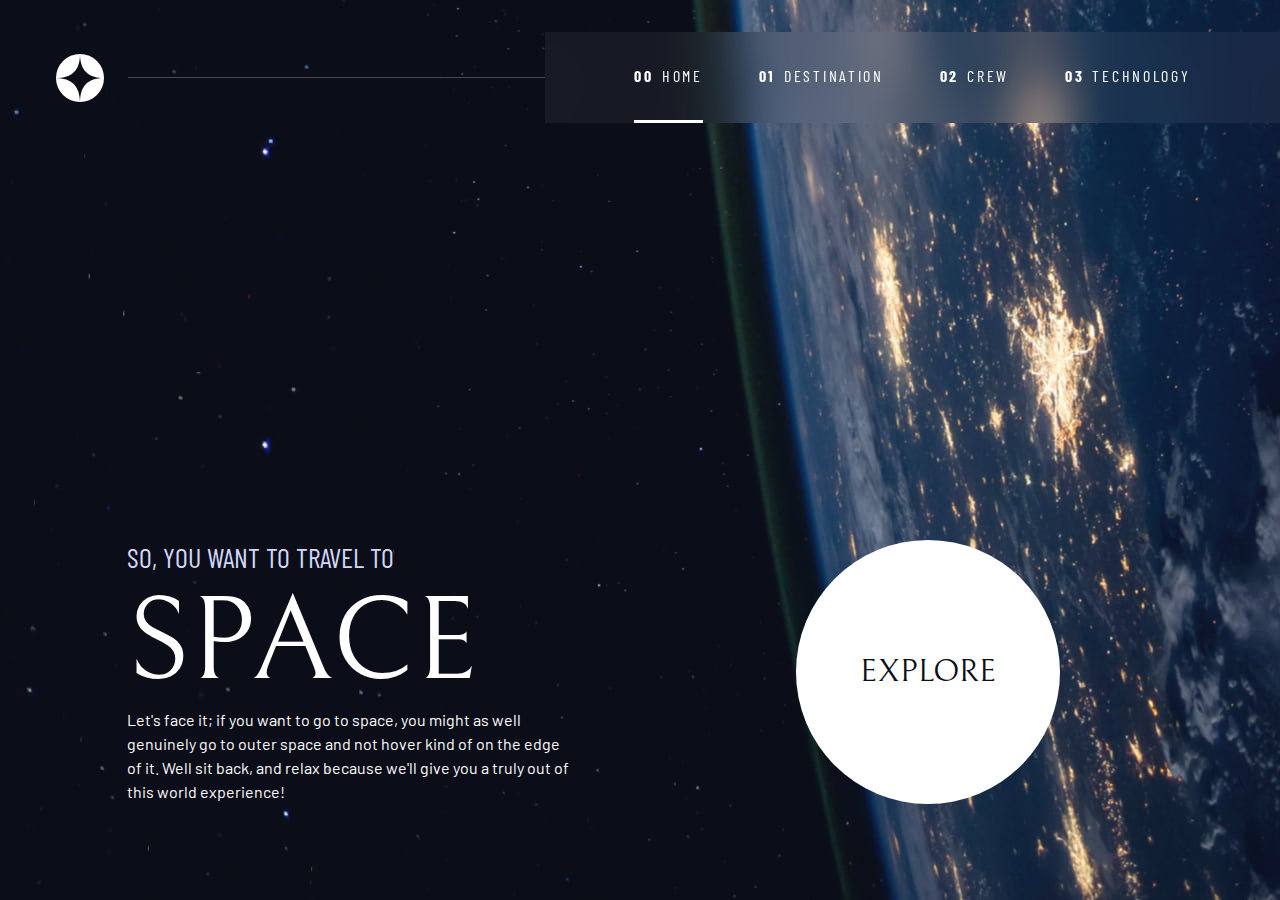
<file: Space Travel Site/index.html>
<!DOCTYPE html>
<html lang="en">
<head>
  <meta charset="UTF-8">
  <meta name="viewport" content="width=device-width, initial-scale=1.0">

  <link rel="icon" type="image/png" sizes="32x32" href="./assets/favicon-32x32.png">
  <!-- Google fonts -->
  <link rel="preconnect" href="https://fonts.googleapis.com">
  <link rel="preconnect" href="https://fonts.gstatic.com" crossorigin>
  <link href="https://fonts.googleapis.com/css2?family=Barlow+Condensed:wght@400;700&family=Bellefair&family=Barlow:wght@400;700&display=swap"
      rel="stylesheet">
      
  <!-- Our custom CSS -->
  <link rel="stylesheet" href="index.css" crossorigin="anonymous">
  <title>Space tourism website</title>

  <script src="navigation.js" defer></script>
  <script src="tabs.js" defer></script>
</head>
<body class="home">
  <a class="skip-to-content" href="#main">Skip to content</a>
  <header class="primary-header flex">
    <div>
      <img src="./assets/shared/logo.svg" alt="space tourism logo" class="logo">
    </div>
    <button class="mobile-nav-toggle" aria-controls="primary-navigation"><span class="sr-only" aria-expanded="false">Menu</span></button>
    <nav>
      <ul id="primary-navigation" data-visible="false" class="primary-navigation underline-indicators flex">
          <li class="active"><a class="ff-sans-cond uppercase text-white letter-spacing-2" href="index.html"><span aria-hidden="true">00</span>Home</a></li>
          <li><a class="ff-sans-cond uppercase text-white letter-spacing-2" href="destination.html"><span aria-hidden="true">01</span>Destination</a></li>
          <li><a class="ff-sans-cond uppercase text-white letter-spacing-2" href="crew.html"><span aria-hidden="true">02</span>Crew</a></li>
          <li><a class="ff-sans-cond uppercase text-white letter-spacing-2" href="technology.html"><span aria-hidden="true">03</span>Technology</a></li>
        </ul>
    </nav>
  </header>

  <main id="main" class="grid-container grid-container--home">
    <div>
      <h1 class="text-accent fs-500 ff-sans-cond uppercase letter-sapcing-1">So, you want to travel to
      <span class="d--block fs-900 ff-serif text-white">Space</span></h1>

      <p>Let's face it; if you want to go to space, you might as well genuinely go to 
      outer space and not hover kind of on the edge of it. Well sit back, and relax 
      because we'll give you a truly out of this world experience!</p>
    </div>
    <div>
      <a href="destination.html" class="large-button uppercase ff-serif text-dark bg-white">Explore</a>
    </div>
  </main>
</body>
</html>
</file>
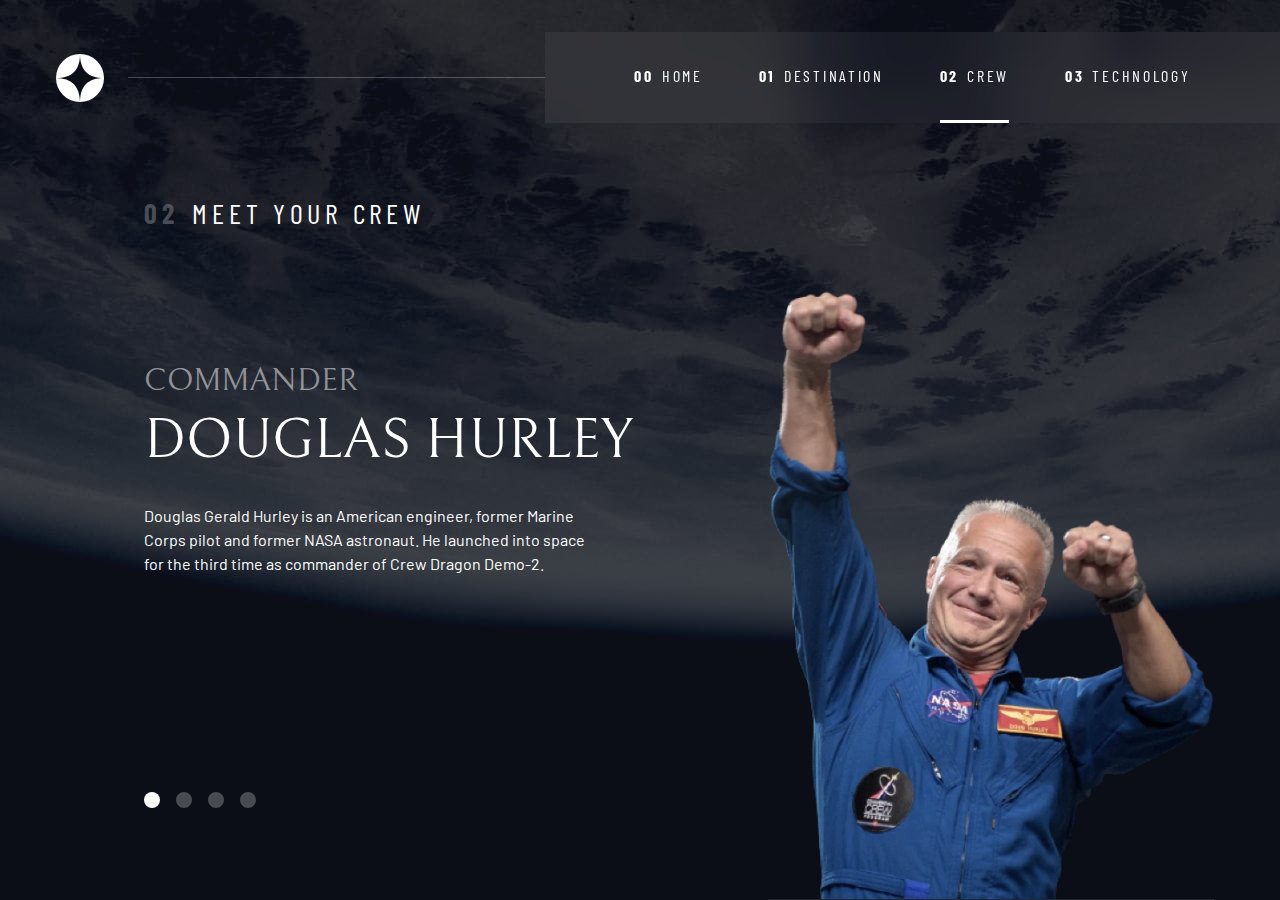
<file: Space Travel Site/crew.html>
<!DOCTYPE html>
<html lang="en">
<head>
  <meta charset="UTF-8">
  <meta name="viewport" content="width=device-width, initial-scale=1.0">

  <link rel="icon" type="image/png" sizes="32x32" href="./assets/favicon-32x32.png">
  <!-- Google fonts -->
  <link rel="preconnect" href="https://fonts.googleapis.com">
  <link rel="preconnect" href="https://fonts.gstatic.com" crossorigin>
  <link href="https://fonts.googleapis.com/css2?family=Barlow+Condensed:wght@400;700&family=Bellefair&family=Barlow:wght@400;700&display=swap"
      rel="stylesheet">
      
  <!-- Our custom CSS -->
  <link rel="stylesheet" href="index.css" crossorigin="anonymous">
  <title>Space tourism website</title>

  <script src="navigation.js" defer></script>
  <script src="tabs.js" defer></script>
</head>
<body class="crew">

  <a class="skip-to-content" href="#main">Skip to content</a>
  <header class="primary-header flex">
    <div>
      <img src="./assets/shared/logo.svg" alt="space tourism logo" class="logo">
    </div>
    <button class="mobile-nav-toggle" aria-controls="primary-navigation"><span class="sr-only" aria-expanded="false">Menu</span></button>
    <nav>
      <ul id="primary-navigation" data-visible="false" class="primary-navigation underline-indicators flex">
          <li><a class="ff-sans-cond uppercase text-white letter-spacing-2" href="index.html"><span aria-hidden="true">00</span>Home</a></li>
          <li><a class="ff-sans-cond uppercase text-white letter-spacing-2" href="destination.html"><span aria-hidden="true">01</span>Destination</a></li>
          <li class="active"><a class="ff-sans-cond uppercase text-white letter-spacing-2" href="crew.html"><span aria-hidden="true">02</span>Crew</a></li>
          <li><a class="ff-sans-cond uppercase text-white letter-spacing-2" href="technology.html"><span aria-hidden="true">03</span>Technology</a></li>
        </ul>
    </nav>
  </header>

  <main id="main" class="grid-container grid-container--crew flow">
    <h1 class="numbered-title"><span aria-hidden="true">02</span>Meet your crew</h1>

    <div class="dot-indicators flex" role="tablist" aria-label="crew memeber list">
      <button aria-selected="true" aria-controls="commander-tab" role="tab" data-image="commander-image" tabindex="0"><span class="sr-only">The commander</span></button>
      <button aria-selected="false" aria-controls="mission-tab" role="tab" data-image="mission-image" tabindex="-1"><span class="sr-only">The mission specialist</span></button>
      <button aria-selected="false" aria-controls="pilot-tab" role="tab" data-image="pilot-image" tabindex="-1"><span class="sr-only">The pilot</span></button>
      <button aria-selected="false" aria-controls="crew-tab" role="tab" data-image="crew-image" tabindex="-1"><span class="sr-only">The crew engineer</span></button>
    </div>

    <!-- commander -->
    <article class="crew-details flow" id="commander-tab" role="tabpanel" tabindex="0">
      <header class="flow flow--space-small">
        <h2 class="fs-600 ff-serif uppercase">Commander</h2>
        <p class="fs-700 uppercase ff-serif">Douglas Hurley</p>
      </header>
      <p>Douglas Gerald Hurley is an American engineer, former Marine Corps pilot 
      and former NASA astronaut. He launched into space for the third time as 
      commander of Crew Dragon Demo-2.</p>
    </article>

    <!-- mission specialist -->
    <article hidden class="crew-details flow" id="mission-tab" role="tabpanel" tabindex="0">
      <header class="flow flow--space-small">
        <h2 class="fs-600 ff-serif uppercase">Mission Specialist</h2>
        <p class="fs-700 uppercase ff-serif">Mark Shuttleworth</p>
      </header>
      <p>Mark Richard Shuttleworth is the founder and CEO of Canonical, the company behind 
        the Linux-based Ubuntu operating system. Shuttleworth became the first South 
        African to travel to space as a space tourist.</p>
    </article>

    <!-- pilot -->
    <article hidden class="crew-details flow" id="pilot-tab" role="tabpanel" tabindex="0">
      <header class="flow flow--space-small">
        <h2 class="fs-600 ff-serif uppercase">Pilot</h2>
        <p class="fs-700 uppercase ff-serif">Victor Glover</p>
      </header>
      <p>Pilot on the first operational flight of the SpaceX Crew Dragon to the 
        International Space Station. Glover is a commander in the U.S. Navy where 
        he pilots an F/A-18.He was a crew member of Expedition 64, and served as a 
        station systems flight engineer.</p>
    </article>

    <!-- engineer -->
    <article hidden class="crew-details flow" id="crew-tab" role="tabpanel" tabindex="0">
      <header class="flow flow--space-small">
        <h2 class="fs-600 ff-serif uppercase">Flight Engineer</h2>
        <p class="fs-700 uppercase ff-serif">Anousheh Ansari</p>
      </header>
      <p>Anousheh Ansari is an Iranian American engineer and co-founder of Prodea Systems. 
        Ansari was the fourth self-funded space tourist, the first self-funded woman to 
        fly to the ISS, and the first Iranian in space.</p>
    </article>

    <picture id="commander-image">
      <source srcset="assets/crew/image-douglas-hurley.webp" type="image/webp">
      <img src="assets/crew/image-douglas-hurley.png" alt="Douglas Hurley">
    </picture>
    <picture hidden id="mission-image">
      <source srcset="assets/crew/image-mark-shuttleworth.webp" type="image/webp">
      <img src="assets/crew/image-mark-shuttleworth.png" alt="Mark Shuttleworth">
    </picture>
    <picture hidden id="pilot-image">
      <source srcset="assets/crew/image-victor-glover.webp" type="image/webp">
      <img src="assets/crew/image-victor-glover.png" alt="Victor Glover">
    </picture>
    <picture hidden id="crew-image">
      <source srcset="assets/crew/image-anousheh-ansari.webp" type="image/webp">
      <img src="assets/crew/image-anousheh-ansari.png" alt="Anousheh Ansari">
    </picture>
  </main>
</body>
</html>
</file>
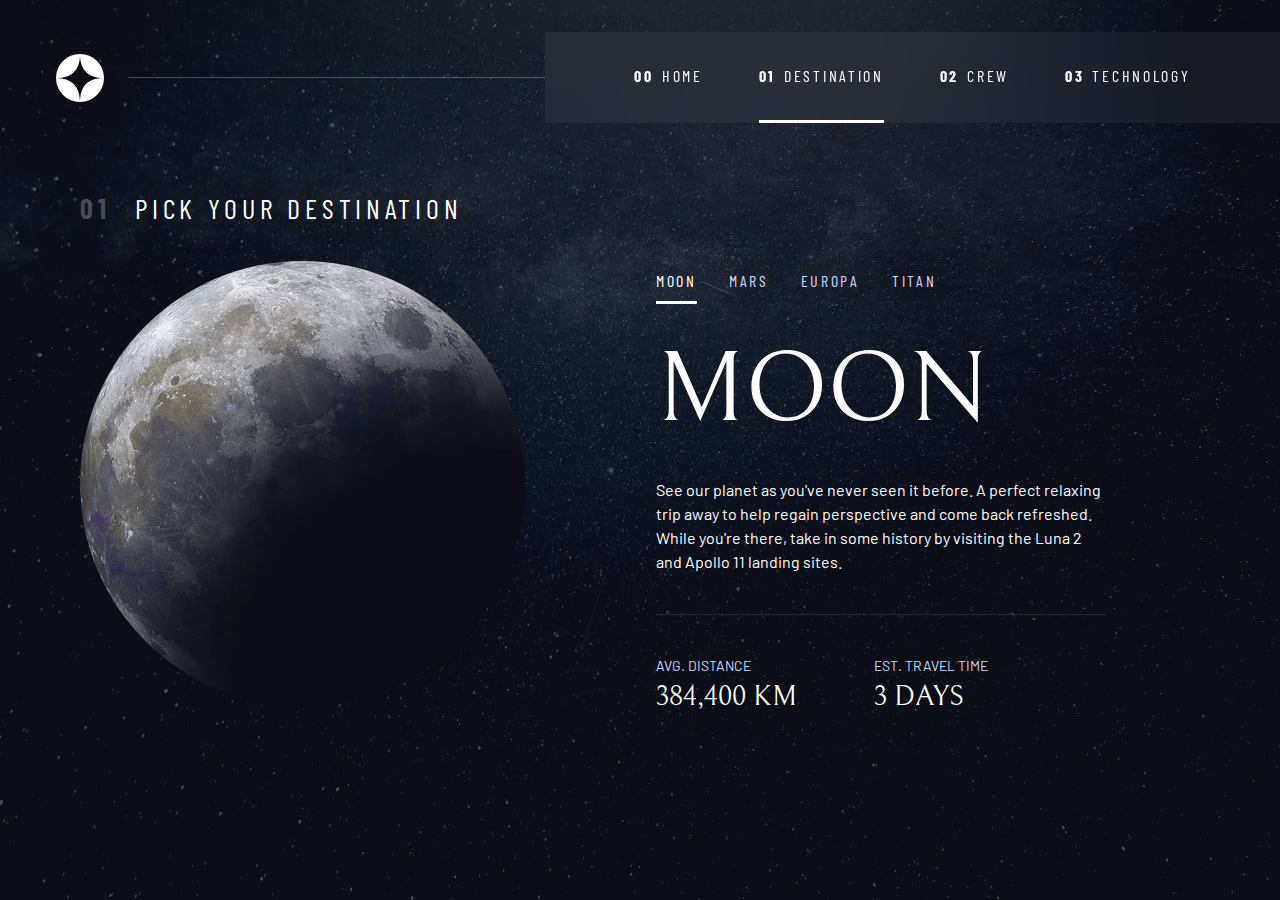
<file: Space Travel Site/destination.html>
<!DOCTYPE html>
<html lang="en">
<head>
  <meta charset="UTF-8">
  <meta name="viewport" content="width=device-width, initial-scale=1.0">

  <link rel="icon" type="image/png" sizes="32x32" href="./assets/favicon-32x32.png">
  <!-- Google fonts -->
  <link rel="preconnect" href="https://fonts.googleapis.com">
  <link rel="preconnect" href="https://fonts.gstatic.com" crossorigin>
  <link href="https://fonts.googleapis.com/css2?family=Barlow+Condensed:wght@400;700&family=Bellefair&family=Barlow:wght@400;700&display=swap"
      rel="stylesheet">
      
  <!-- Our custom CSS -->
  <link rel="stylesheet" href="index.css" crossorigin="anonymous">
  <title>Space tourism website</title>

  <script src="navigation.js" defer></script>
  <script src="tabs.js" defer></script>
</head>
<body class="destination">
  <a class="skip-to-content" href="#main">Skip to content</a>
  <header class="primary-header flex">
    <div>
      <img src="./assets/shared/logo.svg" alt="space tourism logo" class="logo">
    </div>
    <button class="mobile-nav-toggle" aria-controls="primary-navigation"><span class="sr-only" aria-expanded="false">Menu</span></button>
    <nav>
      <ul id="primary-navigation" data-visible="false" class="primary-navigation underline-indicators flex">
          <li><a class="ff-sans-cond uppercase text-white letter-spacing-2" href="index.html"><span aria-hidden="true">00</span>Home</a></li>
          <li class="active"><a class="ff-sans-cond uppercase text-white letter-spacing-2" href="destination.html"><span aria-hidden="true">01</span>Destination</a></li>
          <li><a class="ff-sans-cond uppercase text-white letter-spacing-2" href="crew.html"><span aria-hidden="true">02</span>Crew</a></li>
          <li><a class="ff-sans-cond uppercase text-white letter-spacing-2" href="technology.html"><span aria-hidden="true">03</span>Technology</a></li>
        </ul>
    </nav>
  </header>

  <main id="main" class="grid-container grid-container--destination flow">
    <h1 class="numbered-title"><span aria-hidden="true">01</span> Pick your destination</h1>

    <picture id="moon-image">
      <source srcset="assets/destination/image-moon.webp" type="image/webp">
      <img src="assets/destination/image-moon.png" alt="the moon">
    </picture>
    <picture hidden id="mars-image">
      <source srcset="assets/destination/image-mars.webp" type="image/webp">
      <img src="assets/destination/image-mars.png" alt="the planet mars">
    </picture>
    <picture hidden id="europa-image">
      <source srcset="assets/destination/image-europa.webp" type="image/webp">
      <img src="assets/destination/image-europa.png" alt="the moon europa">
    </picture>
    <picture hidden id="titan-image">
      <source srcset="assets/destination/image-titan.webp" type="image/webp">
      <img src="assets/destination/image-titan.png" alt="the moon titan">
    </picture>

    <div class="tab-list underline-indicators flex" role="tablist" aria-label="destination list">
      <button aria-selected="true" role="tab" aria-controls="moon-tab" class="uppercase text-accent ff-sans-cond letter-spacing-2" tabindex="0" data-image="moon-image">Moon</button>
      <button aria-selected="false" role="tab" aria-controls="mars-tab" class="uppercase text-accent ff-sans-cond letter-spacing-2" tabindex="-1" data-image="mars-image">Mars</button>
      <button aria-selected="false" role="tab" aria-controls="europa-tab" class="uppercase text-accent ff-sans-cond letter-spacing-2" tabindex="-1" data-image="europa-image">Europa</button>
      <button aria-selected="false" role="tab" aria-controls="titan-tab" class="uppercase text-accent ff-sans-cond letter-spacing-2" tabindex="-1" data-image="titan-image">Titan</button>
    </div>

    <!-- The Moon -->
    <article class="destination-info flow" id="moon-tab" tabindex="0" role="tabpanel">
      <h2 class="fs-800 uppercase ff-serif">Moon</h2>

      <p>See our planet as you've never seen it before. A perfect relaxing trip away to help 
      regain perspective and come back refreshed. While you're there, take in some history 
      by visiting the Luna 2 and Apollo 11 landing sites.</p>
      
      <div class="destination-meta flex">
        <div>
          <h3 class="text-accent fs-200 uppercase">Avg. distance</h3>
          <p class="ff-serif uppercase">384,400 km</p>
        </div>
        <div>
          <h3 class="text-accent fs-200 uppercase">Est. travel time</h3>
          <p class="ff-serif uppercase">3 days</p>
        </div>
      </div>
    </article>

    <!-- Mars -->
    <article hidden class="destination-info flow" id="mars-tab" tabindex="0" role="tabpanel">
      <h2 class="fs-800 uppercase ff-serif">Mars</h2>

      <p>Don't forget to pack your hiking boots. You'll need them to tackle Olympus Mons, 
        the tallest planetary mountain in our solar system. It's two and a half times 
        the size of Everest!</p>
      
      <div class="destination-meta flex">
        <div>
          <h3 class="text-accent fs-200 uppercase">Avg. distance</h3>
          <p class="ff-serif uppercase">225 mil. km</p>
        </div>
        <div>
          <h3 class="text-accent fs-200 uppercase">Est. travel time</h3>
          <p class="ff-serif uppercase">9 months</p>
        </div>
      </div>
    </article>

    <!-- Europa -->
    <article hidden class="destination-info flow" id="europa-tab" tabindex="0" role="tabpanel">
      <h2 class="fs-800 uppercase ff-serif">Europa</h2>

      <p>The smallest of the four Galilean moons orbiting Jupiter, Europa is a 
        winter lover's dream. With an icy surface, it's perfect for a bit of 
        ice skating, curling, hockey, or simple relaxation in your snug 
        wintery cabin.</p>
      
      <div class="destination-meta flex">
        <div>
          <h3 class="text-accent fs-200 uppercase">Avg. distance</h3>
          <p class="ff-serif uppercase">628 mil. km</p>
        </div>
        <div>
          <h3 class="text-accent fs-200 uppercase">Est. travel time</h3>
          <p class="ff-serif uppercase">3 years</p>
        </div>
      </div>
    </article>

    <!-- Titan -->
    <article hidden class="destination-info flow" id="titan-tab" tabindex="0" role="tabpanel">
      <h2 class="fs-800 uppercase ff-serif">Titan</h2>

      <p>The only moon known to have a dense atmosphere other than Earth, Titan 
        is a home away from home (just a few hundred degrees colder!). As a 
        bonus, you get striking views of the Rings of Saturn.</p>
      
      <div class="destination-meta flex">
        <div>
          <h3 class="text-accent fs-200 uppercase">Avg. distance</h3>
          <p class="ff-serif uppercase">1.6 bil. km</p>
        </div>
        <div>
          <h3 class="text-accent fs-200 uppercase">Est. travel time</h3>
          <p class="ff-serif uppercase">7 years</p>
        </div>
      </div>
    </article>
  </main>

<body>

</body>
</html>
</file>
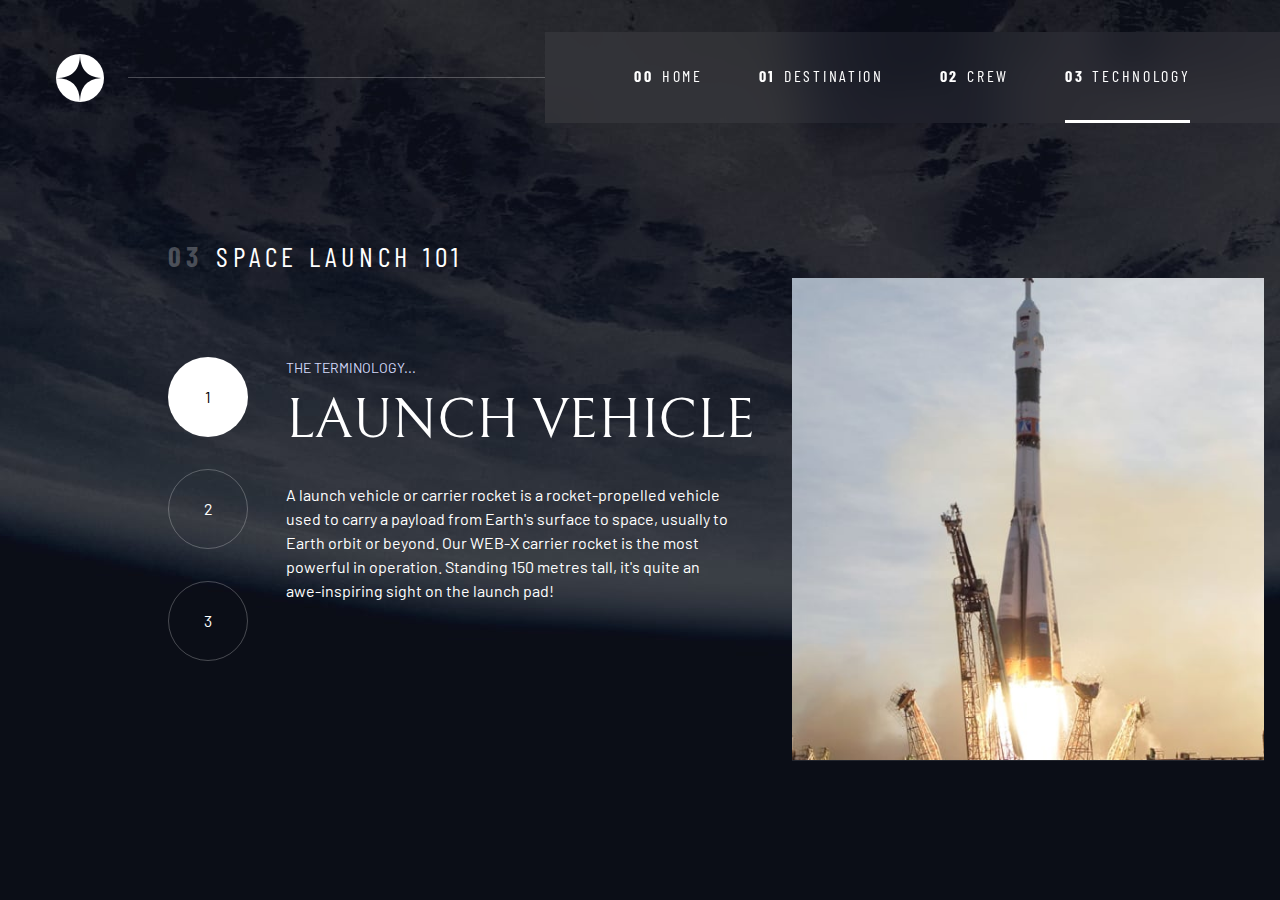
<file: Space Travel Site/technology.html>
<!DOCTYPE html>
<html lang="en">
<head>
  <meta charset="UTF-8">
  <meta name="viewport" content="width=device-width, initial-scale=1.0">

  <link rel="icon" type="image/png" sizes="32x32" href="./assets/favicon-32x32.png">
  <!-- Google fonts -->
  <link rel="preconnect" href="https://fonts.googleapis.com">
  <link rel="preconnect" href="https://fonts.gstatic.com" crossorigin>
  <link href="https://fonts.googleapis.com/css2?family=Barlow+Condensed:wght@400;700&family=Bellefair&family=Barlow:wght@400;700&display=swap"
      rel="stylesheet">
      
  <!-- Our custom CSS -->
  <link rel="stylesheet" href="index.css" crossorigin="anonymous">
  <title>Space tourism website</title>

  <script src="navigation.js" defer></script>
  <script src="tabs.js" defer></script>
</head>
<body class="crew">

  <a class="skip-to-content" href="#main">Skip to content</a>
  <header class="primary-header flex">
    <div>
      <img src="./assets/shared/logo.svg" alt="space tourism logo" class="logo">
    </div>
    <button class="mobile-nav-toggle" aria-controls="primary-navigation"><span class="sr-only" aria-expanded="false">Menu</span></button>
    <nav>
      <ul id="primary-navigation" data-visible="false" class="primary-navigation underline-indicators flex">
          <li><a class="ff-sans-cond uppercase text-white letter-spacing-2" href="index.html"><span aria-hidden="true">00</span>Home</a></li>
          <li><a class="ff-sans-cond uppercase text-white letter-spacing-2" href="destination.html"><span aria-hidden="true">01</span>Destination</a></li>
          <li><a class="ff-sans-cond uppercase text-white letter-spacing-2" href="crew.html"><span aria-hidden="true">02</span>Crew</a></li>
          <li class="active"><a class="ff-sans-cond uppercase text-white letter-spacing-2" href="technology.html"><span aria-hidden="true">03</span>Technology</a></li>
        </ul>
    </nav>
  </header>

  <main id="main" class="grid-container grid-container--technology flow">
    <h1 class="numbered-title"><span aria-hidden="true">03</span>Space launch 101</h1>

    <picture id="vehicle-image">
      <img src="assets/technology/image-launch-vehicle-landscape.jpg" alt="launch vehicle" class="landscape">
      <img src="assets/technology/image-launch-vehicle-portrait.jpg" alt="launch vehicle" class="portrait">
    </picture>
    <picture hidden id="spaceport-image">
      <img src="assets/technology/image-spaceport-landscape.jpg" alt="spaceport" class="landscape">
      <img src="assets/technology/image-spaceport-portrait.jpg" alt="spaceport" class="portrait">
    </picture>
    <picture hidden id="capsule-image">
      <img src="assets/technology/image-space-capsule-landscape.jpg" alt="launch vehicle" class="landscape">
      <img src="assets/technology/image-space-capsule-portrait.jpg" alt="launch vehicle" class="portrait">
    </picture>

    <div class="tab-list number-indicators flex flex-vertical" role="tablist" aria-label="space launch 101">
      <button aria-selected="true" aria-controls="vehicle-tab" role="tab" data-image="vehicle-image" tabindex="0">1</button>
      <button aria-selected="false" aria-controls="spaceport-tab" role="tab" data-image="spaceport-image" tabindex="-1">2</button>
      <button aria-selected="false" aria-controls="capsule-tab" role="tab" data-image="capsule-image" tabindex="-1">3</button>
    </div>

    <!-- vechile -->
    <article class="technology-details flow" id="vehicle-tab" role="tabpanel" tabindex="0">
      <header class="flow flow--space-small">
        <h2 class="fs-200 ff-cond uppercase text-accent">The terminology...</h2>
        <p class="fs-700 uppercase ff-serif">Launch vehicle</p>
      </header>
      <p>A launch vehicle or carrier rocket is a rocket-propelled vehicle used to carry a 
      payload from Earth's surface to space, usually to Earth orbit or beyond. Our 
      WEB-X carrier rocket is the most powerful in operation. Standing 150 metres tall, 
      it's quite an awe-inspiring sight on the launch pad!</p>
    </article>

    <!-- spaceport -->
    <article hidden class="technology-details flow" id="spaceport-tab" role="tabpanel" tabindex="0">
      <header class="flow flow--space-small">
        <h2 class="fs-200 ff-cond uppercase text-accent">The terminology...</h2>
        <p class="fs-700 uppercase ff-serif">Spaceport</p>
      </header>
      <p>A spaceport or cosmodrome is a site for launching (or receiving) spacecraft, 
        by analogy to the seaport for ships or airport for aircraft. Based in the 
        famous Cape Canaveral, our spaceport is ideally situated to take advantage 
        of the Earth’s rotation for launch.</p>
  </article>

    <!-- capsule -->
    <article hidden class="technology-details flow" id="capsule-tab" role="tabpanel" tabindex="0">
      <header class="flow flow--space-small">
        <h2 class="fs-200 ff-cond uppercase text-accent">The terminology...</h2>
        <p class="fs-700 uppercase ff-serif">Space capsule</p>
      </header>
      <p>A space capsule is an often-crewed spacecraft that uses a blunt-body reentry 
        capsule to reenter the Earth's atmosphere without wings. Our capsule is where 
        you'll spend your time during the flight. It includes a space gym, cinema, 
        and plenty of other activities to keep you entertained.</p>
  </article>
  </main>
</body>
</html>
</file>
<file: Space Travel Site/index.css>
/* ------------------- */
/* Custom properties   */
/* ------------------- */

:root {
    /* colors */
    --clr-dark: 230 35% 7%;
    --clr-light: 231 77% 90%;
    --clr-white: 0 0% 100%;

    /* font-sizes */
    --fs-900: clamp(5rem, 8vw + 1rem, 9.375rem);
    --fs-800: 3.5rem;
    --fs-700: 1.5rem;
    --fs-600: 1rem;
    --fs-500: 1rem;
    --fs-400: 0.9375rem;
    --fs-300: 1rem;
    --fs-200: 0.875rem;

    /* font-families */
    --ff-serif: "Bellefair", serif;
    --ff-sans-cond: "Barlow Condensed", sans-serif;
    --ff-sans-normal: "Barlow", sans-serif;
}

@media (min-width: 35em) {
    :root {
        --fs-800: 5rem;
        --fs-700: 2.5rem;
        --fs-600: 1.5rem;
        --fs-500: 1.25rem;
        --fs-400: 1rem;
    }
}

@media (min-width: 45em) {
    :root {
            /* font-sizes */
        --fs-800:6.25rem;
        --fs-700:3.5rem;
        --fs-600:2rem;
        --fs-500: 1.75rem;
        --fs-400:1.125;
    }
}


/* ------------------- */
/* Reset               */
/* ------------------- */

/* https://piccalil.li/blog/a-modern-css-reset/ */

/* Box sizing */
*,
*::before,
*::after {
    box-sizing: border-box;
}

/* Reset margins */
body,
h1,
h2,
h3,
h4,
h5,
p,
figure,
picture {
    margin: 0; 
}

body,
h1,
h2,
h3,
h4,
h5,
p {
    font-weight: 400;
}

/* set up the body */
body {
    font-family: var(--ff-sans-normal);
    font-size: var(--fs-400);
    color: hsl( var(--clr-white) );
    background-color: hsl( var(--clr-dark) );
    line-height: 1.5;
    min-height: 100vh;

    display: grid;
    grid-template-rows: min-content 1fr;

    overflow-x: hidden;
}

/* make images easier to work with */
img,
picutre {
    max-width: 100%;
    display: block;
}

/* make form elements easier to work with */
input,
button,
textarea,
select {
    font: inherit;
}

/* remove animations for people who've turned them off */
@media (prefers-reduced-motion: reduce) {  
  *,
  *::before,
  *::after {
    animation-duration: 0.01ms !important;
    animation-iteration-count: 1 !important;
    transition-duration: 0.01ms !important;
    scroll-behavior: auto !important;
  }
}


/* ------------------- */
/* Utility classes     */
/* ------------------- */

/* general */

.flex {
    display: flex;
    gap: var(--gap, 1rem);
}

.grid {
    display: grid;
    gap: var(--gap, 1rem);
}

.d--block {
    display: block;
}

.flow > *:where(:not(:first-child)){
    margin-top: var(--flow-space, 1rem);
}

.flow--space-small {
    --flow-space: .75rem;
}

.container {
    padding-inline: 2em;
    margin-inline: auto;
    max-width: 80rem;
}

.sr-only {
  position: absolute; 
  width: 1px;
  height: 1px;
  padding: 0;
  margin: -1px; 
  overflow: hidden;
  clip: rect(0, 0, 0, 0);
  white-space: nowrap; /* added line */
  border: 0;
}

.skip-to-content {
    position: absolute;
    z-index: 9999;
    background: hsl( var(--clr-white) );
    color: hsl( var(--clr-dark) );
    padding: .5em 1em;
    margin-inline: auto;
    transform: translateY(-100%);
    transition: transform 250ms ease-in;
}

.skip-to-content:focus {
    transform: translateY(0);
}

/* colors */

.bg-dark { background-color: hsl( var(--clr-dark) );}
.bg-accent { background-color: hsl( var(--clr-light) );}
.bg-white { background-color: hsl( var(--clr-white) );}

.text-dark { color: hsl( var(--clr-dark) );}
.text-accent { color: hsl( var(--clr-light) );}
.text-white { color: hsl( var(--clr-white) );}

/* typography */

.ff-serif { font-family: var(--ff-serif); } 
.ff-sans-cond { font-family: var(--ff-sans-cond); } 
.ff-sans-normal { font-family: var(--ff-sans-normal); } 

.letter-spacing-1 { letter-spacing: 4.75px; } 
.letter-spacing-2 { letter-spacing: 2.7px; } 
.letter-spacing-3 { letter-spacing: 2.35px; } 

.uppercase { text-transform: uppercase; }

.fs-900 { font-size: var(--fs-900); }
.fs-800 { font-size: var(--fs-800); }
.fs-700 { font-size: var(--fs-700); }
.fs-600 { font-size: var(--fs-600); }
.fs-500 { font-size: var(--fs-500); }
.fs-400 { font-size: var(--fs-400); }
.fs-300 { font-size: var(--fs-300); }
.fs-200 { font-size: var(--fs-200); }


.fs-900,
.fs-800,
.fs-700,
.fs-600 {
    line-height: 1.1;
}

.numbered-title {
    font-family: var(--ff-sans-cond);
    font-size: var(--fs-500);
    text-transform: uppercase;
    letter-spacing: 4.72px;
}

.numbered-title span {
    margin-right: .5em;
    font-weight: 700;
    color: hsl( var(--clr-white) / .25);
}

/* ------------------- */
/* Components          */
/* ------------------- */

.large-button {
    font-size: 2rem;
    position: relative;
    display: inline-grid;
    z-index: 1;
    place-items: center;
    padding: 0 2em;
    border-radius: 50%;
    aspect-ratio: 1;
    text-decoration: none;
}

.large-button::after {
    content: "";
    position: absolute;
    z-index: -1;
    background: hsl( var(--clr-white) / .15);
    width: 100%;
    height: 100%;
    border-radius: 50%;
    opacity: 0;
    transition: opacity 500ms linear, transform 750ms ease-in-out;
}

.large-button:hover::after,
.large-button:focus::after {
    opacity: 1;
    transform: scale(1.5);
}

/* primary-header */

.logo {
    margin: 1.5rem clamp(1.5rem, 5vw, 3.5rem);
}

.primary-header {
    justify-content: space-between;
    align-items: center;
}

.primary-navigation {
    --gap: clamp(1.5rem, 5vw, 3.5rem);
    --underline-gap: 2rem;
    list-style: none;
    padding: 0;
    margin: 0;
}

.primary-navigation a {
    text-decoration: none;
}

.primary-navigation a > span {
    font-weight: 700;
    margin-right: .5em;
}

.mobile-nav-toggle {
    display: none;
}

@supports (backdrop-filter: blur(1.5rem)) {
    .primary-navigation {
        background: hsl( var(--clr-white) / 0.95);
        background: hsl( var(--clr-white) / 0.05);
        backdrop-filter: blur(1.5rem);
    }
}

@media (max-width: 35rem) {
    .primary-navigation {
        --underline-gap: .5rem;
        position: fixed;
        z-index: 1000;
        inset: 0 0 0 30%;
        list-style: none;
        padding: min(20rem, 15vh) 2rem;
        margin: 0;
        flex-direction: column;
        transform: translateX(100%);
        transition: transform 500ms ease-in-out;
    }

    .primary-navigation[data-visible="true"] {
        transform: translateX(0);
    }

    .primary-navigation.underline-indicators > .active {
        border: 0;
    }

    .mobile-nav-toggle {
        display: block;
        position: absolute;
        z-index: 2000;
        right: 1rem;
        top: 2rem;
        background: transparent;
        background-image: url(./assets/shared/icon-hamburger.svg);
        background-repeat: no-repeat;
        background-position: center;
        width: 1.5rem;
        aspect-ratio: 1;
        border: 0;
    }

    .mobile-nav-toggle[aria-expanded="true"] {
        background-image: url(./assets/shared/icon-close.svg);
    }

    .mobile-nav-toggle:focus-visisble {
        outline: 5px solid white;
        outline-offset: 5px;
    }
}

@media (min-width: 35em) and (max-width: 44.999em) {
    .primary-navigation a > span {
        display: none;
    }
}

@media (min-width: 35em) {
    .primary-header::after {
        content: '';
        display: block;
        position: relative;
        height: 1px;
        width: 100%;
        margin-right: -2.5rem;
        background: hsl( var(--clr-white) / .25);
        order: 1;
    }

    nav {
        order: 2;
    }

    .primary-navigation {
        padding-inline: clamp(2rem, 7vw, 7rem);
    }
}

@media (min-width: 45em) {
    .primary-navigation {
        margin-block: 2rem;    
    }
}

.underline-indicators > * {
    padding: var(--underline-gap, .5rem) 0;
    border: 0;
    cursor: pointer;
    border-bottom: .2rem solid hsl( var(--clr-white) / 0);
    background-color: transparent;
}

.underline-indicators > *:hover,
.underline-indicators > *:focus {
    border-color: hsl( var(--clr-white) / .5);
}

.underline-indicators > .active,
.underline-indicators > [aria-selected="true"] {
    color: hsl( var(--clr-white) / 1);
    border-color: hsl( var(--clr-white) / 1);
}

.tab-list {
    --gap: 2rem;
}

.dot-indicators > * {
    cursor: pointer;
    border: 0;
    border-radius: 50%;
    aspect-ratio: 1;
    padding: .5rem;
    background-color: hsl( var(--clr-white) / .25);
}

.dot-indicators > *:hover,
.dot-indicators > *:focus {
    cursor: pointer;
    border: 0;
    border-radius: 50%;
    aspect-ratio: 1;
    padding: .5rem;
    background-color: hsl( var(--clr-white) / .5);
}

.dot-indicators > [aria-selected="true"] {
    background-color: hsl( var(--clr-white) / 1);
}

.number-indicators > * {
    cursor: pointer;
    border: 0;
    border-radius: 50%;
    aspect-ratio: 1;
    width: 50px;
    background: var(--clr-dark);
    border: 1px solid hsl( var(--clr-white) /.25 );
    color: var(--clr-white);
}

.number-indicators > *:hover,
.number-indicators > *:focus {
    border: 2px solid hsl( var(--clr-white) );
}

.number-indicators > [aria-selected="true"] {
    color: black;
    background-color: hsl( var(--clr-white) / 1);
}

/* ------------------------------ */
/* Page specific background       */
/* ------------------------------ */

body {
    background-size: cover;
    background-position: bottom center;
}

/* home */
.home {
    background-image: url(./assets/home/background-home-mobile.jpg);
}

@media (min-width: 35rem) {
    .home {
        background-position: center center;
        background-image: url(./assets/home/background-home-tablet.jpg);
    }
}

@media (min-width: 45rem) {
    .home {
        background-image: url(./assets/home/background-home-desktop.jpg);
    }
}

/* destination */
.destination {
    background-image: url(./assets/destination/background-destination-mobile.jpg);
}

@media (min-width: 35rem) {
    .destination {
        background-position: center center;
        background-image: url(./assets/destination/background-destination-tablet.jpg);
    }
}

@media (min-width: 45rem) {
    .destination {
        background-image: url(./assets/destination/background-destination-desktop.jpg);
    }
}

/* crew */
.crew {
    background-image: url(./assets/crew/background-crew-mobile.jpg);
}

@media (min-width: 35rem) {
    .crew {
        background-position: center center;
        background-image: url(./assets/crew/background-crew-tablet.jpg);
    }
}

@media (min-width: 45rem) {
    .crew {
        background-image: url(./assets/crew/background-crew-desktop.jpg);
    }
}

/* ------------------------------ */
/* Layout                         */
/* ------------------------------ */

.grid-container {
    text-align: center;
    display: grid;
    place-items: center;
    padding-inline: 1rem;
    padding-bottom: 3rem;
}

.grid-container p:not([class]) {
    max-width: 50ch;
}

.numbered-title {
    grid-area: title;
}

/* destination layout */

.grid-container--destination {
    --flow-space: 2rem;
    grid-template-areas: 
        'title'
        'image'
        'tabs'
        'content';
}

.grid-container--destination > picture {
    grid-area: image;
    max-width: 60%;
    align-self: start;
}

.grid-container--destination > .tab-list {
    grid-area: tabs;
}

.grid-container--destination > .destination-info {
    grid-area: content;
}

.destination-meta {
    flex-direction: column;
    border-top: 1px solid hsl( var(--clr-white) / .1);
    padding-top: 2.5rem;
    margin-top: 2.5rem;
}

.destination-meta p {
    font-size: 1.75rem;
}

/* crew layout */

.grid-container--crew {
    --flow-space: 2rem;
    grid-template-areas: 
        'title'
        'image'
        'tabs'
        'content';
}

.grid-container--crew > picture {
    grid-area: image;
    max-width: 60%;
    border-bottom: 1px solid hsl( var(--clr-white) / .1);
}

.grid-container--crew > .dot-indicators {
    grid-area: tabs;
}

.grid-container--crew > .crew-details {
    grid-area: content;
}

.crew-details h2 {
    color: hsl( var(--clr-white) / .5);
}

/* technology layout */

.grid-container--technology {
    --flow-space: 2rem;
    grid-template-areas: 
        'title'
        'image'
        'tabs'
        'content';
}

.grid-container--technology > picture {
    grid-area: image;
    max-width: 100%;
    border-bottom: 1px solid hsl( var(--clr-white) / .1);
}

.grid-container--technology > .number-indicators {
    grid-area: tabs;
}

.grid-container--technology > .technology-details {
    grid-area: content;
}

.portrait {
    display: none;
}

@media (min-width: 35em) {
    .numbered-title {
        justify-self: start;
        margin-top: 2rem;
    }

    .destination-meta {
        flex-direction: row;
        justify-content: space-evenly;
    }

    .grid-container--crew {
        padding-bottom: 0;
        grid-template-areas: 
            'title'
            'content'
            'tabs'
            'image';
    }

    .number-indicators > * {
        width: 60px;
    }
}

@media (min-width: 45em) {
    .grid-container {
        text-align: left;
        column-gap: var(--container-gap, 2rem);
        grid-template-columns: minmax(2rem, 1fr) minmax(0, 40rem) minmax(0, 40rem) minmax(2rem, 1fr);
    }

    .grid-container--home {
        padding-bottom: 6rem;
        align-items: end;
    }

    .grid-container--home > *:first-child {
        grid-column: 2;
    }
    
    .grid-container--home > *:last-child {
        grid-column: 3;
    }
    
    .grid-container--destination {
        justify-items: start;
        align-content: start;
        grid-template-areas: 
            '. title title .'
            '. image tabs .'
            '. image content .';
    }

    .grid-container--destination > picture {
        max-width: 90%;
    }

    .destination-meta {
        --gap: min(6vw, 6rem);
        justify-content: start;
    }

    .grid-container--crew {
        grid-template-columns: minmax(2rem, 1fr) minmax(0, 37rem) minmax(0, 23rem) minmax(2rem, 1fr);
        justify-items: start;
        grid-template-areas:
            '. title title .'
            '. content image .'
            '. tabs image .';
    }

    .grid-container--crew > picture {
        grid-column: span 2;
        align-self: end;
        max-width: 90%;
    }

    .grid-container--technology {
        grid-template-columns: minmax(2rem, 1fr) minmax(0, 5rem) minmax(0, 30rem) minmax(0, 20rem) minmax(2rem, 1fr);
        grid-template-areas:
            '. title title image .'
            '. tabs content image .'
            '. tabs content image .';
    }

    .grid-container--technology > picture {
        grid-column: span 2;
        align-self: center;
        max-width: 100%;
    }

    .grid-container--technology > .number-indicators {
        align-self: start;
    }

    .grid-container--technology > .technology-details {
        align-self: start;
    }

    .flex-vertical {
        flex-direction: column;
    }

    .landscape {
        display: none;
    }

    .portrait {
        display: block;
    }

    .number-indicators > * {
        width: 80px;
    }
}
</file>
